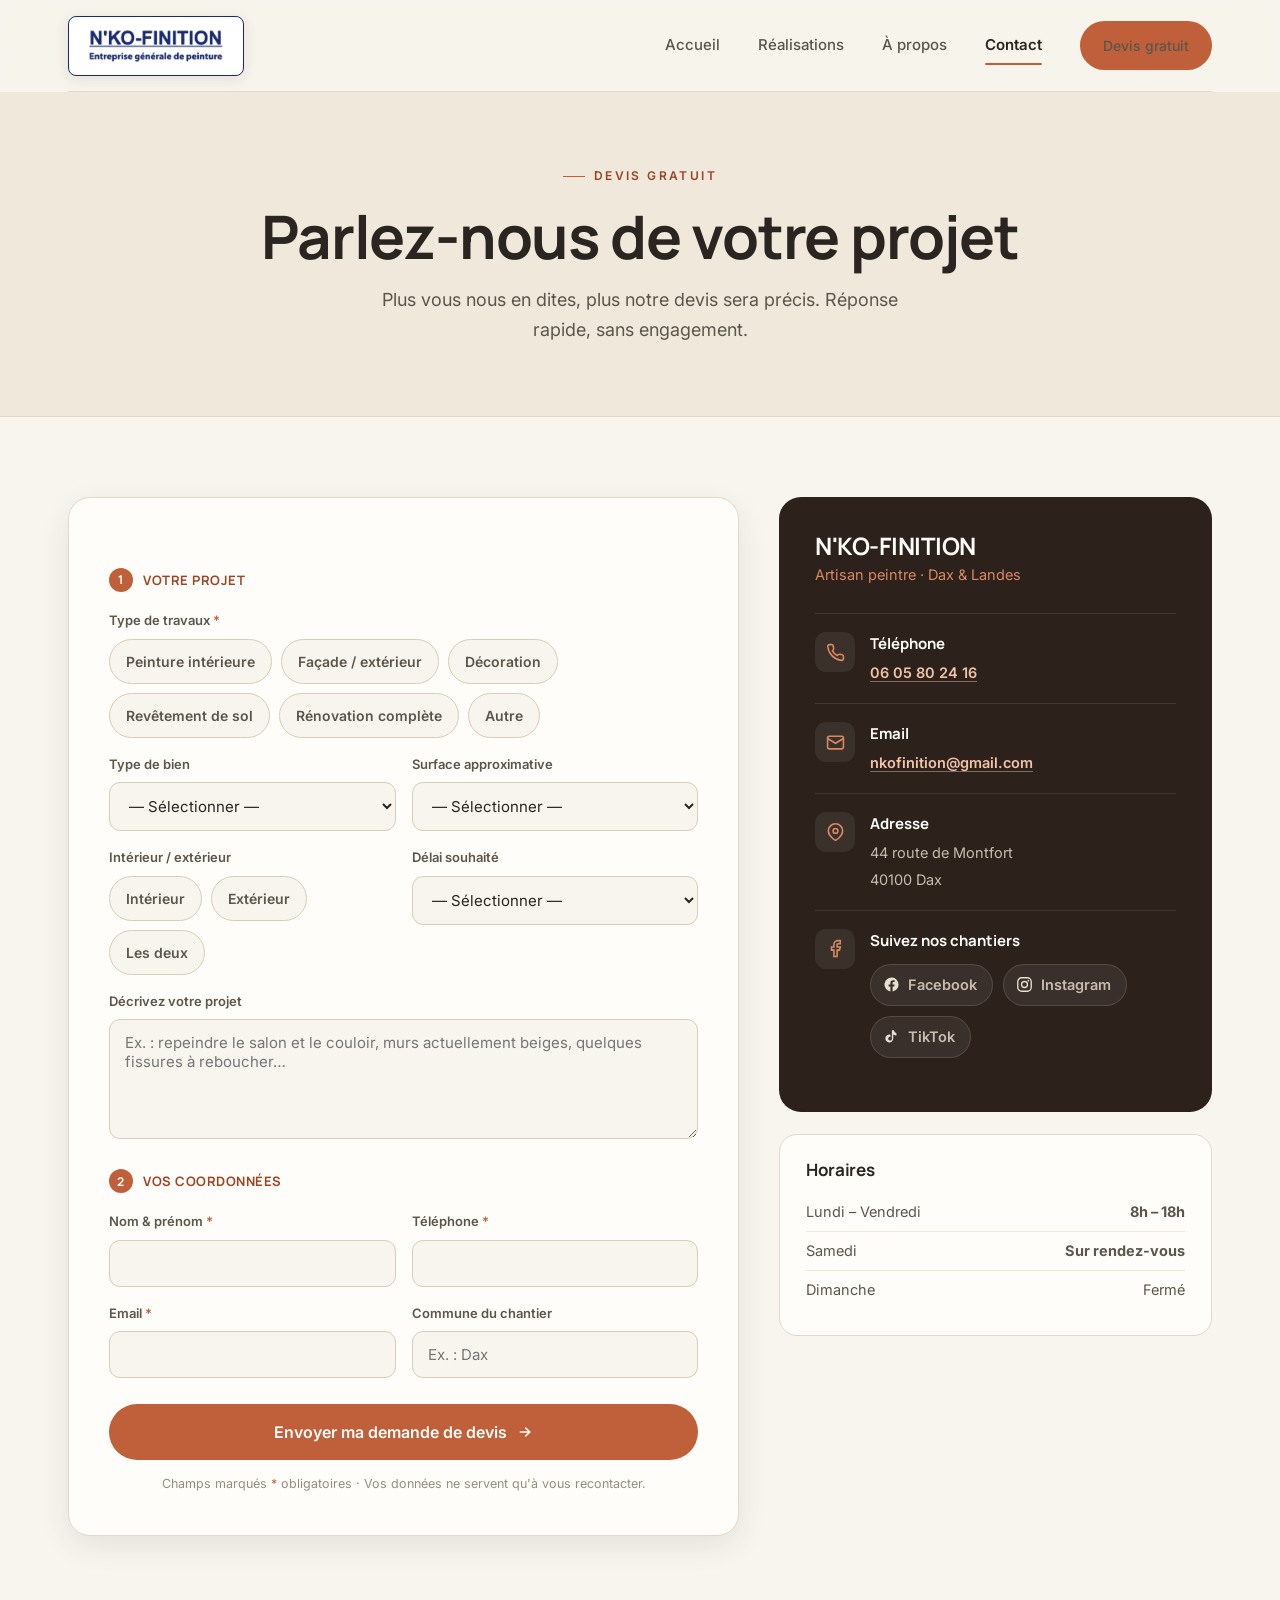
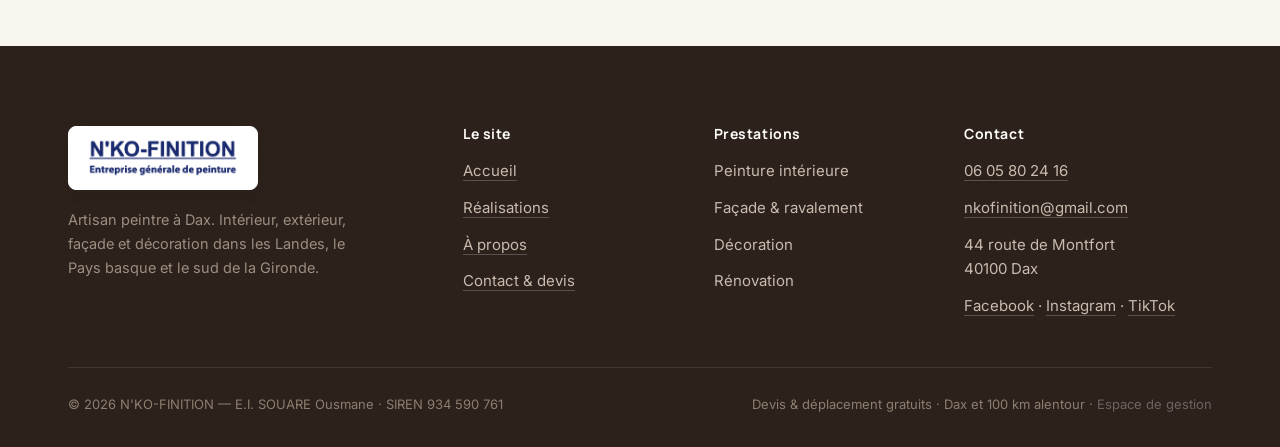
<file: contact.html>
<!DOCTYPE html>
<html lang="fr">
<head>
<meta charset="UTF-8">
<meta name="viewport" content="width=device-width, initial-scale=1.0">
<title>Devis gratuit & contact — N'KO-FINITION, peintre à Dax</title>
<meta name="description" content="Demandez votre devis de peinture gratuit à Dax. N'KO-FINITION vous répond rapidement pour vos travaux intérieurs, façade et décoration.">
<link rel="canonical" href="https://nko-finition.pages.dev/contact.html">
<link rel="icon" href="data:image/svg+xml,%3Csvg xmlns=%27http://www.w3.org/2000/svg%27 viewBox=%270 0 100 100%27%3E%3Crect width=%27100%27 height=%27100%27 rx=%2724%27 fill=%27%23c0603a%27/%3E%3Cpath d=%27M32 72V28h10l16 26V28h10v44H58L42 46v26z%27 fill=%27%23fffdf9%27/%3E%3C/svg%3E">
<meta property="og:type" content="website">
<meta property="og:site_name" content="N'KO-FINITION">
<meta property="og:locale" content="fr_FR">
<meta property="og:title" content="Devis gratuit — N'KO-FINITION, peintre à Dax">
<meta property="og:description" content="Demandez votre devis de peinture gratuit à Dax. N'KO-FINITION vous répond rapidement pour vos travaux intérieurs, façade et décoration.">
<meta property="og:url" content="https://nko-finition.pages.dev/contact.html">
<meta property="og:image" content="https://nko-finition.pages.dev/photos/og-cover.jpg">
<meta property="og:image:width" content="1200">
<meta property="og:image:height" content="630">
<meta name="twitter:card" content="summary_large_image">
<meta name="theme-color" content="#c0603a">
<link rel="preconnect" href="https://fonts.googleapis.com">
<link rel="preconnect" href="https://fonts.gstatic.com" crossorigin>
<link href="https://fonts.googleapis.com/css2?family=Manrope:wght@500;600;700;800&family=Inter:wght@400;500;600&display=swap" rel="stylesheet">
<link rel="stylesheet" href="style.css">
<style>
  .subhero{background:var(--sand);padding:158px 0 72px;text-align:center;border-bottom:1px solid var(--line)}
  .subhero h1{font-size:clamp(38px,5vw,60px);margin:18px 0 16px}
  .subhero p{font-size:18px;color:var(--ink-soft);max-width:540px;margin:0 auto}
  .contact-sec{background:var(--cloud);padding:80px 0 110px}
  .contact-grid{display:grid;grid-template-columns:1.55fr 1fr;gap:40px;align-items:start}
  .form-card{background:var(--white);border:1px solid var(--line);border-radius:22px;padding:40px;box-shadow:var(--sh-s)}
  .fstep{display:flex;align-items:center;gap:10px;font-family:var(--disp);font-size:13px;font-weight:700;letter-spacing:.04em;text-transform:uppercase;color:var(--clay-d);margin:30px 0 18px}
  .fstep:first-child{margin-top:0}
  .fstep .b{width:24px;height:24px;border-radius:50%;background:var(--clay);color:var(--white);display:flex;align-items:center;justify-content:center;font-size:12px}
  .frow{display:grid;grid-template-columns:1fr 1fr;gap:16px;margin-bottom:16px}
  .fld{display:flex;flex-direction:column;gap:7px}
  .fld.full{grid-column:1/-1}
  .fld label{font-size:13px;font-weight:600;color:var(--ink-soft)}
  .fld label .r{color:var(--clay)}
  .fld input,.fld select,.fld textarea{font-family:var(--corps);font-size:15px;color:var(--ink);background:var(--cloud);border:1.5px solid var(--line-2);border-radius:11px;padding:13px 15px;outline:none;transition:.2s;width:100%}
  .fld input:focus,.fld select:focus,.fld textarea:focus{border-color:var(--clay);background:var(--white);box-shadow:0 0 0 3px rgba(192,96,58,.13)}
  .fld textarea{resize:vertical;min-height:120px}
  .chips{display:flex;flex-wrap:wrap;gap:9px}
  .chip{cursor:pointer}
  .chip input{position:absolute;opacity:0;width:0;height:0}
  .chip span{display:inline-block;font-size:14px;padding:10px 16px;border-radius:999px;border:1.5px solid var(--line-2);background:var(--cloud);color:var(--ink-soft);transition:.18s}
  .chip input:checked+span{background:var(--clay);color:var(--white);border-color:var(--clay)}
  .chip:hover span{border-color:var(--clay)}
  .submit{width:100%;justify-content:center;margin-top:10px;font-size:16px;padding:17px}
  .fnote{font-size:12.5px;color:var(--ink-mut);text-align:center;margin-top:14px}
  .success{display:none;background:#eef3e6;border:1px solid var(--sage);border-radius:14px;padding:20px;text-align:center;color:var(--sage-d);font-weight:600;margin-bottom:22px}
  .success.on{display:block}
  .info-card{background:var(--brun);color:#e8e0d3;border-radius:22px;padding:36px}
  .info-card h3{color:var(--white);font-size:24px;margin-bottom:4px}
  .info-card .sub{color:var(--clay-l);font-size:14.5px;margin-bottom:26px}
  .info-item{display:flex;gap:15px;align-items:flex-start;padding:18px 0;border-top:1px solid rgba(255,255,255,.1)}
  .info-item .ic{width:40px;height:40px;border-radius:11px;background:rgba(255,255,255,.07);display:flex;align-items:center;justify-content:center;color:var(--clay-l);flex:none}
  .info-item .ic svg{width:19px;height:19px}
  .info-item b{display:block;font-family:var(--disp);font-size:15px;color:var(--white);margin-bottom:2px}
  .info-item a,.info-item span{color:#c7bcae;font-size:14.5px}
  .info-item a:hover{color:var(--white)}
  .hours{background:var(--white);border:1px solid var(--line);border-radius:18px;padding:26px;margin-top:22px}
  .hours h4{font-size:17px;margin-bottom:14px}
  .hours .h{display:flex;justify-content:space-between;font-size:14.5px;padding:7px 0;color:var(--ink-soft);border-bottom:1px solid var(--sand)}
  .hours .h:last-child{border:0}
  @media (max-width:920px){.contact-grid{grid-template-columns:1fr}.frow{grid-template-columns:1fr}}
  .contact-grid>*{min-width:0}
  .form-card,.info-card,.hours{max-width:100%}
  @media (max-width:560px){
    .contact-sec{padding:52px 0 72px}
    .form-card{padding:24px 18px;border-radius:16px}
    .info-card{padding:24px 18px;border-radius:16px}
    .hours{padding:20px 18px}
    .chip span{font-size:13.5px;padding:9px 13px}
    .chips{gap:7px}
    .fld input,.fld select,.fld textarea{font-size:16px}
  }

  .info-item a{color:#f0c4a8;font-weight:600;text-decoration:none;border-bottom:1px solid rgba(240,196,168,.45);transition:.2s}
  .info-item a:hover{color:#fff;border-bottom-color:#fff}
  .footer li a{border-bottom:1px solid rgba(255,255,255,.22);transition:.2s}
  .footer li a:hover{border-bottom-color:#fff}

  .socials{display:flex;gap:10px;margin-top:10px;flex-wrap:wrap}
  .socials a{display:inline-flex;align-items:center;gap:8px;background:rgba(255,255,255,.07);
    border:1px solid rgba(255,255,255,.13);border-radius:999px;padding:8px 15px 8px 12px;
    color:#e8e0d3!important;font-size:13.5px;font-weight:600;border-bottom-width:1px!important;transition:.22s}
  .socials a svg{width:17px;height:17px;flex:none}
  .socials a:hover{background:var(--clay);border-color:var(--clay);color:#fff!important;transform:translateY(-2px)}

  @media(max-width:560px){
    .chips{display:grid;grid-template-columns:1fr 1fr;gap:8px}
    .chip span{display:block;width:100%;text-align:center;font-size:13px;padding:11px 6px;line-height:1.25}
  }
</style>
</head>
<body>
<nav class="nav scrolled" id="nav">
  <div class="wrap"><div class="nav-inner">
    <a href="index.html" class="logo" aria-label="N'KO-FINITION, accueil"><span class="plaque"><img src="photos/logo-nkofinition.png" alt="N'KO-FINITION"></span></a>
    <div class="nav-links" id="navLinks">
      <a href="index.html">Accueil</a><a href="realisations.html">Réalisations</a><a href="a-propos.html">À propos</a><a href="contact.html" class="active">Contact</a>
      <a href="contact.html" class="btn btn-primary">Devis gratuit</a>
    </div>
    <button class="burger" id="burger" aria-label="Menu"><span></span><span></span><span></span></button>
  </div></div>
</nav>
<header class="subhero">
  <div class="wrap">
    <span class="eyebrow">Devis gratuit</span>
    <h1>Parlez-nous de votre projet</h1>
    <p>Plus vous nous en dites, plus notre devis sera précis. Réponse rapide, sans engagement.</p>
  </div>
</header>
<section class="contact-sec">
  <div class="wrap"><div class="contact-grid">
    <div class="form-card">
      <div class="success" id="success">✓ Merci ! Votre demande a bien été envoyée. Nous vous recontactons très vite.</div>
      <form id="devisForm" action="https://formspree.io/f/xjgnqyyz" method="POST">

        <input type="text" name="_gotcha" tabindex="-1" autocomplete="off" style="position:absolute;left:-9999px;opacity:0;height:0;width:0" aria-hidden="true">
        <div class="fstep"><span class="b">1</span> Votre projet</div>
        <div class="fld full" style="margin-bottom:16px">
          <label>Type de travaux <span class="r">*</span></label>
          <div class="chips">
            <label class="chip"><input type="checkbox" name="travaux" value="Peinture intérieure"><span>Peinture intérieure</span></label>
            <label class="chip"><input type="checkbox" name="travaux" value="Façade / extérieur"><span>Façade / extérieur</span></label>
            <label class="chip"><input type="checkbox" name="travaux" value="Décoration"><span>Décoration</span></label>
            <label class="chip"><input type="checkbox" name="travaux" value="Revêtement de sol"><span>Revêtement de sol</span></label>
            <label class="chip"><input type="checkbox" name="travaux" value="Rénovation complète"><span>Rénovation complète</span></label>
            <label class="chip"><input type="checkbox" name="travaux" value="Autre"><span>Autre</span></label>
          </div>
        </div>
        <div class="frow">
          <div class="fld"><label>Type de bien</label><select name="type_de_bien"><option value="">— Sélectionner —</option><option>Maison</option><option>Appartement</option><option>Local professionnel</option><option>Autre</option></select></div>
          <div class="fld"><label>Surface approximative</label><select name="surface"><option value="">— Sélectionner —</option><option>Moins de 20 m²</option><option>20 à 50 m²</option><option>50 à 100 m²</option><option>Plus de 100 m²</option><option>Je ne sais pas</option></select></div>
        </div>
        <div class="frow">
          <div class="fld"><label>Intérieur / extérieur</label><div class="chips"><label class="chip"><input type="radio" name="emplacement" value="Intérieur"><span>Intérieur</span></label><label class="chip"><input type="radio" name="emplacement" value="Extérieur"><span>Extérieur</span></label><label class="chip"><input type="radio" name="emplacement" value="Les deux"><span>Les deux</span></label></div></div>
          <div class="fld"><label>Délai souhaité</label><select name="delai"><option value="">— Sélectionner —</option><option>Dès que possible</option><option>Dans le mois</option><option>Dans les 3 mois</option><option>À planifier</option></select></div>
        </div>
        <div class="fld full"><label>Décrivez votre projet</label><textarea name="description" placeholder="Ex. : repeindre le salon et le couloir, murs actuellement beiges, quelques fissures à reboucher…"></textarea></div>
        <div class="fstep"><span class="b">2</span> Vos coordonnées</div>
        <div class="frow">
          <div class="fld"><label>Nom & prénom <span class="r">*</span></label><input type="text" name="nom" required></div>
          <div class="fld"><label>Téléphone <span class="r">*</span></label><input type="tel" name="telephone" required></div>
        </div>
        <div class="frow">
          <div class="fld"><label>Email <span class="r">*</span></label><input type="email" name="email" required></div>
          <div class="fld"><label>Commune du chantier</label><input type="text" name="commune" placeholder="Ex. : Dax"></div>
        </div>
        <button type="submit" class="btn btn-primary submit">Envoyer ma demande de devis <svg viewBox="0 0 24 24" fill="none" stroke="currentColor" stroke-width="2.4" stroke-linecap="round"><path d="M5 12h14M13 6l6 6-6 6"/></svg></button>
        <p class="fnote">Champs marqués <span style="color:var(--clay)">*</span> obligatoires · Vos données ne servent qu'à vous recontacter.</p>
      </form>
    </div>
    <div>
      <div class="info-card">
        <h3>N'KO-FINITION</h3>
        <p class="sub">Artisan peintre · Dax & Landes</p>
        <div class="info-item"><div class="ic"><svg viewBox="0 0 24 24" fill="none" stroke="currentColor" stroke-width="2"><path d="M22 16.9v3a2 2 0 01-2.2 2 19.8 19.8 0 01-8.6-3 19.5 19.5 0 01-6-6 19.8 19.8 0 01-3-8.6A2 2 0 014.1 2h3a2 2 0 012 1.7c.1.9.3 1.8.6 2.6a2 2 0 01-.5 2.1L8.1 9.9a16 16 0 006 6l1.5-1.1a2 2 0 012.1-.5c.8.3 1.7.5 2.6.6a2 2 0 011.7 2z"/></svg></div><div><b>Téléphone</b><a href="tel:+33605802416">06 05 80 24 16</a></div></div>
        <div class="info-item"><div class="ic"><svg viewBox="0 0 24 24" fill="none" stroke="currentColor" stroke-width="2"><rect x="2" y="4" width="20" height="16" rx="2"/><path d="M22 7l-10 6L2 7"/></svg></div><div><b>Email</b><a href="mailto:nkofinition@gmail.com">nkofinition@gmail.com</a></div></div>
        <div class="info-item"><div class="ic"><svg viewBox="0 0 24 24" fill="none" stroke="currentColor" stroke-width="2"><path d="M21 10c0 7-9 12-9 12s-9-5-9-12a9 9 0 0118 0z"/><circle cx="12" cy="10" r="3"/></svg></div><div><b>Adresse</b><span>44 route de Montfort<br>40100 Dax</span></div></div>
        <div class="info-item"><div class="ic"><svg viewBox="0 0 24 24" fill="none" stroke="currentColor" stroke-width="2"><path d="M18 2h-3a5 5 0 00-5 5v3H7v4h3v8h4v-8h3l1-4h-4V7a1 1 0 011-1h3z"/></svg></div><div><b>Suivez nos chantiers</b><div class="socials"><a href="https://www.facebook.com/61561914755370/" target="_blank" rel="noopener" aria-label="Facebook"><svg viewBox="0 0 24 24" fill="currentColor"><path d="M22 12a10 10 0 10-11.6 9.9v-7H7.9V12h2.5V9.8c0-2.5 1.5-3.9 3.8-3.9 1.1 0 2.2.2 2.2.2v2.5h-1.3c-1.2 0-1.6.8-1.6 1.6V12h2.8l-.4 2.9h-2.3v7A10 10 0 0022 12z"/></svg><span>Facebook</span></a><a href="https://www.instagram.com/nkofinition/" target="_blank" rel="noopener" aria-label="Instagram"><svg viewBox="0 0 24 24" fill="none" stroke="currentColor" stroke-width="1.9"><rect x="2.5" y="2.5" width="19" height="19" rx="5.5"/><circle cx="12" cy="12" r="4.2"/><circle cx="17.4" cy="6.6" r="1.2" fill="currentColor" stroke="none"/></svg><span>Instagram</span></a><a href="https://www.tiktok.com/@nko.finition" target="_blank" rel="noopener" aria-label="TikTok"><svg viewBox="0 0 24 24" fill="currentColor"><path d="M16.6 5.8a4.9 4.9 0 01-1.1-2.8h-3v12.1a2.6 2.6 0 11-1.9-2.5V9.5a5.6 5.6 0 103.9 5.4V9.2a7.9 7.9 0 004.5 1.4V7.5a4.8 4.8 0 01-2.4-1.7z"/></svg><span>TikTok</span></a></div></div></div>
      </div>
      <div class="hours">
        <h4>Horaires</h4>
        <div class="h"><span>Lundi – Vendredi</span><b>8h – 18h</b></div>
        <div class="h"><span>Samedi</span><b>Sur rendez-vous</b></div>
        <div class="h"><span>Dimanche</span><span>Fermé</span></div>
      </div>
    </div>
  </div></div>
</section>
<footer class="footer">
  <div class="wrap">
    <div class="footer-top">
      <div><a href="index.html" class="logo" aria-label="N'KO-FINITION, accueil"><span class="plaque"><img src="photos/logo-nkofinition.png" alt="N'KO-FINITION"></span></a><p class="brandline">Artisan peintre à Dax. Intérieur, extérieur, façade et décoration dans les Landes, le Pays basque et le sud de la Gironde.</p></div>
      <div><h4>Le site</h4><ul><li><a href="index.html">Accueil</a></li><li><a href="realisations.html">Réalisations</a></li><li><a href="a-propos.html">À propos</a></li><li><a href="contact.html">Contact & devis</a></li></ul></div>
      <div><h4>Prestations</h4><ul><li>Peinture intérieure</li><li>Façade & ravalement</li><li>Décoration</li><li>Rénovation</li></ul></div>
      <div><h4>Contact</h4><ul><li><a href="tel:+33605802416">06 05 80 24 16</a></li><li><a href="mailto:nkofinition@gmail.com">nkofinition@gmail.com</a></li><li>44 route de Montfort<br>40100 Dax</li><li><a href="https://www.facebook.com/61561914755370/" target="_blank" rel="noopener">Facebook</a> · <a href="https://www.instagram.com/nkofinition/" target="_blank" rel="noopener">Instagram</a> · <a href="https://www.tiktok.com/@nko.finition" target="_blank" rel="noopener">TikTok</a></li></ul></div>
    </div>
    <div class="foot-bottom"><span>© 2026 N'KO-FINITION — E.I. SOUARE Ousmane · SIREN 934 590 761</span><span>Devis &amp; déplacement gratuits · Dax et 100 km alentour · <a href="/admin/" rel="nofollow noindex" class="gestion">Espace de gestion</a></span></div>
  </div>
</footer>
<script>
  const burger=document.getElementById('burger'),navLinks=document.getElementById('navLinks');
  const veil=document.createElement('div'); veil.className='nav-veil'; document.body.appendChild(veil);
  const setMenu=o=>{
    navLinks.classList.toggle('open',o);
    burger.classList.toggle('open',o);
    veil.classList.toggle('on',o);
    burger.setAttribute('aria-expanded',o?'true':'false');
    document.body.style.overflow=o?'hidden':'';
  };
  burger.setAttribute('aria-expanded','false');
  burger.addEventListener('click',()=>setMenu(!navLinks.classList.contains('open')));
  veil.addEventListener('click',()=>setMenu(false));
  document.addEventListener('keydown',e=>{if(e.key==='Escape')setMenu(false)});
  navLinks.querySelectorAll('a').forEach(a=>a.addEventListener('click',()=>setMenu(false)));
  const form=document.getElementById('devisForm');

  // construit une fiche lisible en français, envoyée dans un seul champ
  function ficheDevis(fd){
    const g = k => (fd.getAll(k).filter(Boolean).join(', ') || '');
    const L = [];
    const bloc = (titre, lignes) => {
      const utiles = lignes.filter(l => l[1]);
      if(!utiles.length) return;
      L.push(titre);
      utiles.forEach(([lab,val]) => L.push('  ' + lab + ' : ' + val));
      L.push('');
    };
    const d = new Date();
    const p2 = n => String(n).padStart(2,'0');

    L.push('DEMANDE DE DEVIS');
    L.push('Reçue le ' + p2(d.getDate()) + '/' + p2(d.getMonth()+1) + '/' + d.getFullYear()
           + ' à ' + p2(d.getHours()) + 'h' + p2(d.getMinutes()));
    L.push('------------------------------------');
    L.push('');

    bloc('LE CLIENT', [
      ['Nom', g('nom')],
      ['Téléphone', g('telephone')],
      ['Email', g('email')],
      ['Commune du chantier', g('commune')],
    ]);
    bloc('LE CHANTIER', [
      ['Type de travaux', g('travaux')],
      ['Intérieur / extérieur', g('emplacement')],
      ['Type de bien', g('type_de_bien')],
      ['Surface', g('surface')],
      ['Délai souhaité', g('delai')],
    ]);
    if(g('description')){
      L.push('SON MESSAGE');
      g('description').split('\n').forEach(l => L.push('  ' + l));
      L.push('');
    }
    L.push('------------------------------------');
    L.push('Envoyé depuis le site N\'KO-FINITION');
    return L.join('\n');
  }

  form.addEventListener('submit',async e=>{
    e.preventDefault();
    const fd = new FormData(form);
    const nom = fd.get('nom') || 'Un client';
    const com = fd.get('commune');

    // on n'envoie que l'essentiel : une fiche formatée + les champs utiles
    const envoi = new FormData();
    envoi.append('_subject', 'Nouvelle demande de devis — ' + nom + (com ? ' (' + com + ')' : ''));
    envoi.append('_gotcha', fd.get('_gotcha') || '');
    envoi.append('Demande', ficheDevis(fd));
    envoi.append('email', fd.get('email') || '');

    try{const r=await fetch(form.action,{method:'POST',body:envoi,headers:{'Accept':'application/json'}});
      if(r.ok){document.getElementById('success').classList.add('on');form.reset();window.scrollTo({top:0,behavior:'smooth'});}
      else alert("Une erreur est survenue. Écrivez-nous directement à nkofinition@gmail.com.");
    }catch{alert("Une erreur est survenue. Vérifiez votre connexion.");}
  });
</script>
</body>
</html>
</file>
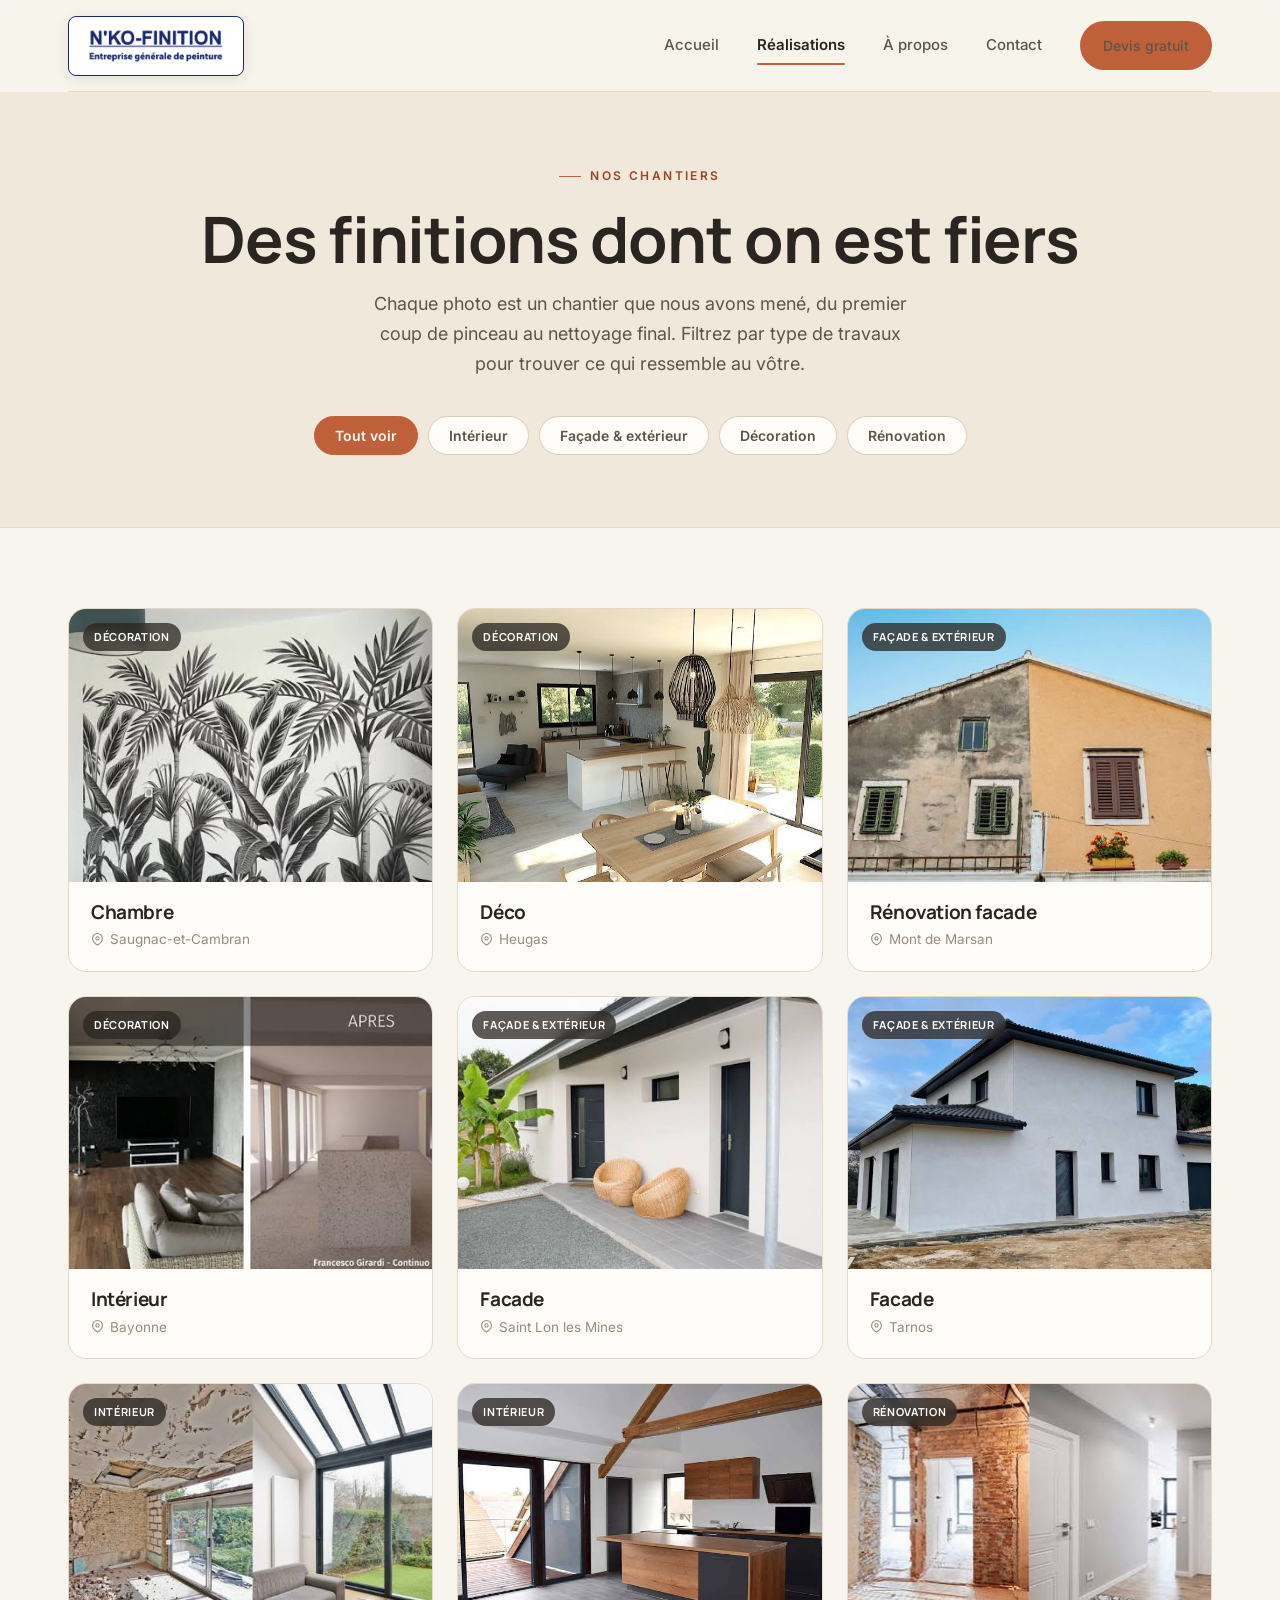
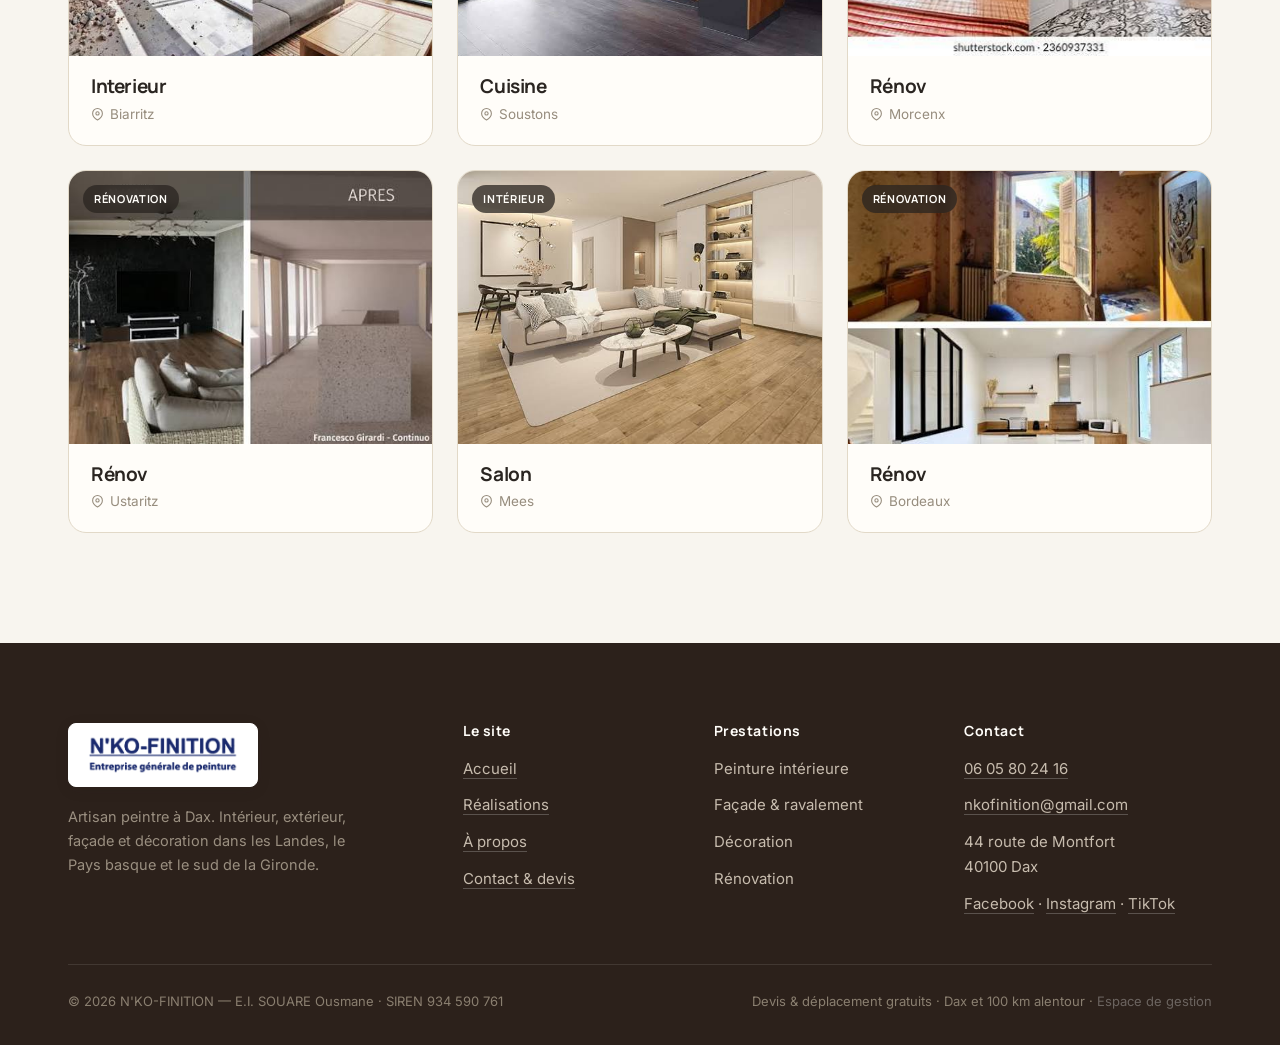
<file: realisations.html>
<!DOCTYPE html>
<html lang="fr">
<head>
<meta charset="UTF-8">
<meta name="viewport" content="width=device-width, initial-scale=1.0">
<title>Réalisations — N'KO-FINITION, peintre à Dax</title>
<meta name="description" content="Chantiers de peinture intérieure, façade, décoration et rénovation réalisés par N'KO-FINITION à Dax et dans les Landes.">
<link rel="canonical" href="https://nko-finition.pages.dev/realisations.html">
<link rel="icon" href="data:image/svg+xml,%3Csvg xmlns=%27http://www.w3.org/2000/svg%27 viewBox=%270 0 100 100%27%3E%3Crect width=%27100%27 height=%27100%27 rx=%2724%27 fill=%27%23c0603a%27/%3E%3Cpath d=%27M32 72V28h10l16 26V28h10v44H58L42 46v26z%27 fill=%27%23fffdf9%27/%3E%3C/svg%3E">
<meta property="og:type" content="website">
<meta property="og:site_name" content="N'KO-FINITION">
<meta property="og:locale" content="fr_FR">
<meta property="og:title" content="Réalisations — N'KO-FINITION, peintre à Dax">
<meta property="og:description" content="Chantiers de peinture intérieure, façade, décoration et rénovation réalisés par N'KO-FINITION à Dax et dans les Landes.">
<meta property="og:url" content="https://nko-finition.pages.dev/realisations.html">
<meta property="og:image" content="https://nko-finition.pages.dev/photos/og-cover.jpg">
<meta property="og:image:width" content="1200">
<meta property="og:image:height" content="630">
<meta name="twitter:card" content="summary_large_image">
<meta name="theme-color" content="#c0603a">
<link rel="preconnect" href="https://fonts.googleapis.com">
<link rel="preconnect" href="https://fonts.gstatic.com" crossorigin>
<link href="https://fonts.googleapis.com/css2?family=Manrope:wght@500;600;700;800&family=Inter:wght@400;500;600&display=swap" rel="stylesheet">
<link rel="stylesheet" href="style.css">
<style>
  .subhero{background:var(--sand);padding:158px 0 72px;text-align:center;border-bottom:1px solid var(--line)}
  .subhero h1{font-size:clamp(40px,5.5vw,64px);margin:18px 0 16px}
  .subhero p{font-size:18px;color:var(--ink-soft);max-width:560px;margin:0 auto}
  .filters{display:flex;gap:10px;justify-content:center;flex-wrap:wrap;margin-top:38px}
  .filt{font-family:var(--corps);font-size:14px;font-weight:600;padding:10px 20px;border-radius:999px;border:1.5px solid var(--line-2);background:var(--white);color:var(--ink-soft);cursor:pointer;transition:.2s}
  .filt:hover{border-color:var(--clay);color:var(--ink)}
  .filt.on{background:var(--clay);color:var(--white);border-color:var(--clay)}
  .gal-sec{background:var(--cloud);padding:80px 0 110px}
  .gal{display:grid;grid-template-columns:repeat(3,1fr);gap:24px}
  .work{border-radius:var(--r);overflow:hidden;background:var(--white);border:1px solid var(--line);cursor:pointer;transition:.3s var(--ease)}
  .work:hover{transform:translateY(-6px);box-shadow:var(--sh)}
  .work .img{aspect-ratio:4/3;overflow:hidden;position:relative}
  .work .img .ph{width:100%;height:100%;border:0;border-radius:0}
  .work .badge{position:absolute;top:14px;left:14px;font-family:var(--disp);font-size:11px;font-weight:700;letter-spacing:.06em;text-transform:uppercase;background:rgba(42,37,33,.75);color:var(--white);padding:5px 11px;border-radius:999px;backdrop-filter:blur(4px);z-index:2}
  .work .cap{padding:20px 22px}
  .work .cap h3{font-size:19px;margin-bottom:6px}
  .work .cap p{font-size:13.5px;color:var(--ink-mut);display:flex;align-items:center;gap:6px}
  .note{background:var(--sand);border:1px solid var(--line-2);color:var(--ink-soft);border-radius:var(--r);padding:26px 30px;margin-top:48px;display:flex;gap:16px;align-items:flex-start;font-size:14.5px;line-height:1.6}
  .note svg{width:22px;height:22px;color:var(--clay);flex:none;margin-top:2px}
  .note b{color:var(--ink)}
  @media (max-width:920px){.gal{grid-template-columns:1fr 1fr}}
  @media (max-width:560px){.gal{grid-template-columns:1fr}}

  .info-item a{color:#f0c4a8;font-weight:600;text-decoration:none;border-bottom:1px solid rgba(240,196,168,.45);transition:.2s}
  .info-item a:hover{color:#fff;border-bottom-color:#fff}
  .footer li a{border-bottom:1px solid rgba(255,255,255,.22);transition:.2s}
  .footer li a:hover{border-bottom-color:#fff}


  .vide{grid-column:1/-1;text-align:center;padding:70px 26px 78px;background:var(--white);
    border:1px solid var(--line);border-radius:var(--r);box-shadow:var(--sh-s)}
  .vide .ic{width:64px;height:64px;border-radius:18px;background:rgba(192,96,58,.10);color:var(--clay);
    display:flex;align-items:center;justify-content:center;margin:0 auto 22px}
  .vide .ic svg{width:30px;height:30px}
  .vide h3{font-size:24px;margin-bottom:12px}
  .vide p{font-size:15.5px;color:var(--ink-soft);max-width:480px;margin:0 auto 26px;line-height:1.65}

  @media(max-width:760px){
    .filters{display:grid;grid-template-columns:1fr 1fr;gap:8px;margin-top:28px}
    .filt{min-height:46px;padding:12px 8px;font-size:13.5px;width:100%;line-height:1.2}
    .filt:first-child{grid-column:1/-1}
  }
</style>
</head>
<body>
<nav class="nav scrolled" id="nav">
  <div class="wrap"><div class="nav-inner">
    <a href="index.html" class="logo" aria-label="N'KO-FINITION, accueil"><span class="plaque"><img src="photos/logo-nkofinition.png" alt="N'KO-FINITION"></span></a>
    <div class="nav-links" id="navLinks">
      <a href="index.html">Accueil</a><a href="realisations.html" class="active">Réalisations</a><a href="a-propos.html">À propos</a><a href="contact.html">Contact</a>
      <a href="contact.html" class="btn btn-primary">Devis gratuit</a>
    </div>
    <button class="burger" id="burger" aria-label="Menu"><span></span><span></span><span></span></button>
  </div></div>
</nav>
<header class="subhero">
  <div class="wrap">
    <span class="eyebrow">Nos chantiers</span>
    <h1>Des finitions dont on est fiers</h1>
    <p>Chaque photo est un chantier que nous avons mené, du premier coup de pinceau au nettoyage final. Filtrez par type de travaux pour trouver ce qui ressemble au vôtre.</p>
    <div class="filters" id="filters">
      <button class="filt on" data-f="all">Tout voir</button><button class="filt" data-f="int">Intérieur</button><button class="filt" data-f="ext">Façade & extérieur</button><button class="filt" data-f="deco">Décoration</button><button class="filt" data-f="reno">Rénovation</button>
    </div>
  </div>
</header>
<section class="gal-sec">
  <div class="wrap">
    <div class="gal" id="gal"></div>
    
  </div>
</section>



<footer class="footer">
  <div class="wrap">
    <div class="footer-top">
      <div><a href="index.html" class="logo" aria-label="N'KO-FINITION, accueil"><span class="plaque"><img src="photos/logo-nkofinition.png" alt="N'KO-FINITION"></span></a><p class="brandline">Artisan peintre à Dax. Intérieur, extérieur, façade et décoration dans les Landes, le Pays basque et le sud de la Gironde.</p></div>
      <div><h4>Le site</h4><ul><li><a href="index.html">Accueil</a></li><li><a href="realisations.html">Réalisations</a></li><li><a href="a-propos.html">À propos</a></li><li><a href="contact.html">Contact & devis</a></li></ul></div>
      <div><h4>Prestations</h4><ul><li>Peinture intérieure</li><li>Façade & ravalement</li><li>Décoration</li><li>Rénovation</li></ul></div>
      <div><h4>Contact</h4><ul><li><a href="tel:+33605802416">06 05 80 24 16</a></li><li><a href="mailto:nkofinition@gmail.com">nkofinition@gmail.com</a></li><li>44 route de Montfort<br>40100 Dax</li><li><a href="https://www.facebook.com/61561914755370/" target="_blank" rel="noopener">Facebook</a> · <a href="https://www.instagram.com/nkofinition/" target="_blank" rel="noopener">Instagram</a> · <a href="https://www.tiktok.com/@nko.finition" target="_blank" rel="noopener">TikTok</a></li></ul></div>
    </div>
    <div class="foot-bottom"><span>© 2026 N'KO-FINITION — E.I. SOUARE Ousmane · SIREN 934 590 761</span><span>Devis &amp; déplacement gratuits · Dax et 100 km alentour · <a href="/admin/" rel="nofollow noindex" class="gestion">Espace de gestion</a></span></div>
  </div>
</footer>
<script>
  const burger=document.getElementById('burger'),navLinks=document.getElementById('navLinks');
  const veil=document.createElement('div'); veil.className='nav-veil'; document.body.appendChild(veil);
  const setMenu=o=>{
    navLinks.classList.toggle('open',o);
    burger.classList.toggle('open',o);
    veil.classList.toggle('on',o);
    burger.setAttribute('aria-expanded',o?'true':'false');
    document.body.style.overflow=o?'hidden':'';
  };
  burger.setAttribute('aria-expanded','false');
  burger.addEventListener('click',()=>setMenu(!navLinks.classList.contains('open')));
  veil.addEventListener('click',()=>setMenu(false));
  document.addEventListener('keydown',e=>{if(e.key==='Escape')setMenu(false)});
  navLinks.querySelectorAll('a').forEach(a=>a.addEventListener('click',()=>setMenu(false)));
  const LABELS={int:'Intérieur',ext:'Façade & extérieur',deco:'Décoration',reno:'Rénovation'};
  const gal=document.getElementById('gal');
  let works=[];
  let filtre='all';

  const cadre=tag=>`<div class="ph"><svg viewBox="0 0 24 24" fill="none" stroke="currentColor" stroke-width="1.4"><rect x="3" y="3" width="18" height="18" rx="2"/><circle cx="8.5" cy="8.5" r="1.5"/><path d="M21 15l-5-5L5 21"/></svg><div class="t">Photo — ${tag}</div></div>`;
  const esc=s=>String(s||'').replace(/[&<>"]/g,c=>({'&':'&amp;','<':'&lt;','>':'&gt;','"':'&quot;'}[c]));

  const render=()=>{
    const list=works.filter(w=>filtre==='all'||w.categorie===filtre);
    if(!list.length){
      const tout = filtre==='all';
      gal.innerHTML='<div class="vide">'
        +'<div class="ic"><svg viewBox="0 0 24 24" fill="none" stroke="currentColor" stroke-width="1.5" stroke-linecap="round" stroke-linejoin="round"><path d="M12 19l7-7 3 3-7 7-3-3z"/><path d="M18 13l-1.5-7.5L2 2l3.5 14.5L13 18l5-5z"/><path d="M2 2l7.586 7.586"/><circle cx="11" cy="11" r="2"/></svg></div>'
        +'<h3>'+(tout?'Les premières photos arrivent':'Aucun chantier dans cette catégorie')+'</h3>'
        +'<p>'+(tout
          ?"Nos chantiers en cours seront publiés ici très prochainement. En attendant, parlez-nous du vôtre : nous nous déplaçons gratuitement pour l'évaluer."
          :'Choisissez « Tout voir » pour afficher l\'ensemble des réalisations.')+'</p>'
        +(tout?'<a href="contact.html" class="btn btn-primary">Demander un devis gratuit<svg viewBox="0 0 24 24" fill="none" stroke="currentColor" stroke-width="2.4" stroke-linecap="round"><path d="M5 12h14M13 6l6 6-6 6"/></svg></a>':'')
        +'</div>';
      return;
    }
    gal.innerHTML=list.map(w=>{
      const tag=LABELS[w.categorie]||'Chantier';
      const media=w.photo
        ? `<img src="${esc(w.photo)}" alt="${esc(w.titre)} — ${esc(w.commune)}" loading="lazy" style="width:100%;height:100%;object-fit:cover">`
        : cadre(tag);
      return `<div class="work"><div class="img"><span class="badge">${esc(tag)}</span>${media}</div>
      <div class="cap"><h3>${esc(w.titre)}</h3><p><svg width="13" height="13" viewBox="0 0 24 24" fill="none" stroke="#978d7e" stroke-width="2"><path d="M21 10c0 7-9 12-9 12s-9-5-9-12a9 9 0 0118 0z"/><circle cx="12" cy="10" r="3"/></svg>${esc(w.commune)}</p></div></div>`;
    }).join('');
  };

  fetch('content/realisations.json',{cache:'no-store'})
    .then(r=>r.ok?r.json():{chantiers:[]})
    .then(d=>{works=Array.isArray(d.chantiers)?d.chantiers:[];render();})
    .catch(()=>{
      if(location.protocol==='file:'){
        gal.innerHTML='<div class="vide"><div class="ic"><svg viewBox="0 0 24 24" fill="none" stroke="currentColor" stroke-width="1.5"><circle cx="12" cy="12" r="10"/><path d="M12 16v-4M12 8h.01"/></svg></div><h3>Aperçu local limité</h3><p>Vous avez ouvert le fichier directement depuis votre ordinateur. Dans ce mode, le navigateur bloque la lecture des photos et des chantiers. Tout s\'affichera normalement une fois le site en ligne.</p></div>';
      } else { works=[]; render(); }
    });

  document.getElementById('filters').addEventListener('click',e=>{const b=e.target.closest('.filt');if(!b)return;document.querySelectorAll('.filt').forEach(x=>x.classList.toggle('on',x===b));filtre=b.dataset.f;render();});




  function alterneFonds(){
    // alterne les fonds clair / sable sur les sections réellement visibles,
    // pour qu'aucune ne se colle à une autre de même teinte
    var secs = Array.prototype.filter.call(
      document.querySelectorAll('section.bg-cloud, section.bg-sand'),
      function(s){ return s.offsetParent !== null || s.style.display !== 'none'; }
    );
    secs.forEach(function(s,i){
      s.classList.remove('bg-cloud','bg-sand');
      s.classList.add(i % 2 === 0 ? 'bg-cloud' : 'bg-sand');
    });
  }
  alterneFonds();
  document.addEventListener('baPret', alterneFonds);
</script>
</body>
</html>
</file>
<file: style.css>
/* =========================================================================
   N'KO-FINITION — Charte claire & chaude (refonte 2)
   Palette 2026 : blanc chaud (Cloud) + sable + terracotta + sauge
   Fonds clairs partout. Pied de page brun chaud pour ancrer.
   ========================================================================= */
:root{
  --cloud:#f8f5ef; --sand:#efe8db; --sand-2:#e8dece;
  --ink:#2a2521; --ink-soft:#5c554c; --ink-mut:#978d7e;
  --clay:#c0603a; --clay-d:#9c4526; --clay-l:#d98a63;
  --sage:#7e8c63; --sage-d:#5f6d49;
  --brun:#2c211b; --line:#e2d9c8; --line-2:#d8cdb8; --white:#fffdf9;
  --disp:'Manrope',system-ui,-apple-system,Segoe UI,sans-serif;
  --corps:'Inter',system-ui,-apple-system,Segoe UI,sans-serif;
  --sh:0 24px 60px rgba(44,33,27,.14); --sh-s:0 10px 30px rgba(44,33,27,.09);
  --r:18px; --r-s:12px; --ease:cubic-bezier(.22,.61,.36,1);
}
*{box-sizing:border-box;margin:0;padding:0}
html{scroll-behavior:smooth}
html{overflow-x:hidden}
body{font-family:var(--corps);color:var(--ink);background:var(--cloud);line-height:1.65;-webkit-font-smoothing:antialiased;overflow-x:hidden}
img{max-width:100%;display:block}
a{color:inherit;text-decoration:none}
h1,h2,h3,h4{font-family:var(--disp);font-weight:700;line-height:1.08;letter-spacing:-.02em;font-style:normal}
.wrap{max-width:1200px;margin:0 auto;padding:0 28px}
.eyebrow{font-family:var(--corps);font-size:12px;font-weight:600;letter-spacing:.2em;text-transform:uppercase;color:var(--clay-d);display:inline-flex;align-items:center;gap:9px}
.eyebrow::before{content:'';width:22px;height:1.5px;background:var(--clay)}
.eyebrow.on-brun{color:var(--clay-l)}.eyebrow.on-brun::before{background:var(--clay-l)}
.btn{display:inline-flex;align-items:center;gap:10px;font-family:var(--corps);font-weight:600;font-size:15px;padding:15px 28px;border-radius:999px;cursor:pointer;transition:.25s var(--ease);border:1.5px solid transparent;white-space:nowrap}
.btn svg{width:16px;height:16px;transition:transform .25s var(--ease)}
.btn:hover svg{transform:translateX(3px)}
.btn-primary{background:var(--clay);color:var(--white)}
.btn-primary:hover{background:var(--clay-d);transform:translateY(-2px);box-shadow:var(--sh-s)}
.btn-ink{background:var(--ink);color:var(--cloud)}
.btn-ink:hover{background:#3d372f;transform:translateY(-2px);box-shadow:var(--sh-s)}
.btn-ghost{background:transparent;color:var(--ink);border-color:var(--line-2)}
.btn-ghost:hover{background:var(--ink);color:var(--cloud);border-color:var(--ink)}
.btn-light{background:var(--white);color:var(--ink)}
.btn-light:hover{transform:translateY(-2px);box-shadow:var(--sh-s)}
.nav{position:fixed;top:0;left:0;right:0;z-index:100;transition:.3s var(--ease)}
.nav-inner{display:flex;align-items:center;justify-content:space-between;height:92px;border-bottom:1px solid transparent;transition:.3s var(--ease)}
.nav.scrolled{background:rgba(248,245,239,.9);backdrop-filter:blur(16px) saturate(1.3)}
.nav.scrolled .nav-inner{border-color:var(--line)}
.logo{display:inline-flex;align-items:center;text-decoration:none}
.logo .plaque{display:inline-flex;align-items:center;justify-content:center;background:#fff;
  border:1.5px solid #1a2a6e;border-radius:8px;padding:10px 18px;box-shadow:0 3px 14px rgba(44,33,27,.10);
  transition:.25s var(--ease)}
.logo:hover .plaque{transform:translateY(-1px);box-shadow:0 8px 22px rgba(44,33,27,.16)}
.logo img{height:38px;width:auto;display:block}
.nav-inner{height:92px}
.footer .logo .plaque{border-color:#fff}
.footer .logo img{height:42px}
@media(max-width:920px){.logo img{height:32px}.nav-inner{height:80px}}
@media(max-width:520px){.logo img{height:26px}.logo .plaque{padding:8px 13px}}
.nav-links{display:flex;align-items:center;gap:38px}
.nav-links a{font-size:15px;font-weight:500;color:var(--ink-soft);transition:.2s;position:relative}
.nav-links a:hover{color:var(--ink)}
.nav-links a.active{color:var(--ink);font-weight:600}
.nav-links a.active::after{content:'';position:absolute;left:0;right:0;bottom:-7px;height:2px;background:var(--clay);border-radius:2px}
.nav .btn{padding:12px 22px;font-size:14px}
.burger{display:none;flex-direction:column;align-items:center;justify-content:center;gap:5px;background:none;border:0;cursor:pointer;z-index:110;width:44px;height:44px;padding:0;-webkit-tap-highlight-color:transparent}
.burger span{width:26px;height:2px;background:var(--ink);border-radius:2px;transition:transform .28s var(--ease),opacity .18s}
.burger.open span:nth-child(1){transform:translateY(7px) rotate(45deg)}
.burger.open span:nth-child(2){opacity:0}
.burger.open span:nth-child(3){transform:translateY(-7px) rotate(-45deg)}
.nav-veil{position:fixed;inset:0;background:rgba(44,33,27,.42);opacity:0;pointer-events:none;transition:.28s;z-index:90}
.nav-veil.on{opacity:1;pointer-events:auto}
section{padding:100px 0}
.bg-cloud{background:var(--cloud)}
.bg-sand{background:var(--sand)}
.head{max-width:660px;margin-bottom:56px}
.head.center{margin-left:auto;margin-right:auto;text-align:center}
.head h2{font-size:clamp(32px,4.4vw,50px);margin:18px 0 18px}
.head p{font-size:18px;color:var(--ink-soft)}
.reveal{opacity:0;transform:translateY(26px);transition:.7s var(--ease)}
.reveal.in{opacity:1;transform:none}
.reveal.d1{transition-delay:.08s}.reveal.d2{transition-delay:.16s}.reveal.d3{transition-delay:.24s}.reveal.d4{transition-delay:.32s}
.paint-word{position:relative;display:inline-block;color:var(--clay);white-space:nowrap;z-index:1}
.paint-word .stroke{position:absolute;left:-6%;right:-6%;top:6%;bottom:0;z-index:-1;width:112%;height:100%}
.paint-word .stroke path{fill:none;stroke:var(--clay);stroke-width:38;stroke-linecap:round;opacity:.22;stroke-dasharray:680;stroke-dashoffset:680;animation:paintStroke 1.1s .55s var(--ease) forwards}
@keyframes paintStroke{to{stroke-dashoffset:0}}
.nuancier{display:flex;gap:10px;margin-top:34px}
.nuancier .sw{width:44px;height:58px;border-radius:7px 7px 9px 9px;box-shadow:var(--sh-s);position:relative;transform:translateY(14px) scale(.9);opacity:0;animation:swIn .5s var(--ease) forwards;cursor:pointer;transition:transform .3s var(--ease)}
.nuancier .sw::after{content:'';position:absolute;left:0;right:0;bottom:0;height:13px;background:rgba(0,0,0,.09);border-radius:0 0 9px 9px}
.nuancier .sw:hover{transform:translateY(-6px) scale(1.05)}
.nuancier .sw:nth-child(1){animation-delay:.7s}.nuancier .sw:nth-child(2){animation-delay:.8s}.nuancier .sw:nth-child(3){animation-delay:.9s}.nuancier .sw:nth-child(4){animation-delay:1s}.nuancier .sw:nth-child(5){animation-delay:1.1s}.nuancier .sw:nth-child(6){animation-delay:1.2s}
@keyframes swIn{to{transform:translateY(0) scale(1);opacity:1}}
.footer{background:var(--brun);color:#c7bcae;padding:80px 0 32px}
.footer a{color:#c7bcae;transition:.2s}.footer a:hover{color:var(--white)}
.footer-top{display:grid;grid-template-columns:1.7fr 1fr 1fr 1.2fr;gap:44px;padding-bottom:48px;border-bottom:1px solid rgba(255,255,255,.1)}
.footer .logo{color:var(--white);margin-bottom:18px}
.footer .logo .m{background:var(--clay)}
.footer .brandline{font-size:14.5px;color:#9a8f80;max-width:280px}
.footer h4{font-family:var(--disp);font-size:14px;letter-spacing:.04em;color:var(--white);margin-bottom:18px;font-weight:700}
.footer ul{list-style:none;display:flex;flex-direction:column;gap:12px;font-size:15px}
.footer .foot-bottom{display:flex;justify-content:space-between;align-items:center;padding-top:26px;font-size:13px;color:#8a7f70;flex-wrap:wrap;gap:10px}
.tofill{background:rgba(192,96,58,.16);color:var(--clay-l);border:1px dashed rgba(192,96,58,.5);border-radius:5px;padding:1px 7px;font-size:.86em;font-style:normal}
.ph{background:linear-gradient(135deg,var(--sand),var(--sand-2));border:1px solid var(--line-2);display:flex;flex-direction:column;align-items:center;justify-content:center;gap:11px;text-align:center;padding:28px;color:#a99f8d;position:relative;overflow:hidden}
.ph::after{content:'';position:absolute;inset:0;background:repeating-linear-gradient(135deg,transparent,transparent 22px,rgba(192,96,58,.05) 22px,rgba(192,96,58,.05) 24px)}
.ph svg{width:40px;height:40px;opacity:.45;position:relative}
.ph .t{font-size:13px;font-weight:600;color:#8f8574;position:relative}
.ph .d{font-size:11.5px;max-width:230px;line-height:1.5;position:relative}
@media (max-width:920px){
  .nav.scrolled{backdrop-filter:none;-webkit-backdrop-filter:none;background:rgba(248,245,239,.97)}
  .nav-links{position:fixed;inset:0 0 0 auto;width:min(84vw,330px);background:var(--white);flex-direction:column;align-items:flex-start;justify-content:flex-start;gap:6px;padding:104px 32px 40px;transform:translateX(100%);transition:.32s var(--ease);box-shadow:-20px 0 60px rgba(44,33,27,.22);z-index:105;overflow-y:auto}
  .nav-links.open{transform:none}
  .nav-links a{font-size:19px;padding:12px 0;width:100%}
  .nav-links .btn{margin-top:14px}
  .burger{display:flex}
  section{padding:72px 0}
}
@media (max-width:560px){.footer-top{grid-template-columns:1fr}}
@media (prefers-reduced-motion:reduce){
  *{transition:none!important;scroll-behavior:auto}
  .reveal{opacity:1;transform:none}
  .paint-word .stroke path{stroke-dashoffset:0;animation:none}
  .nuancier .sw{opacity:1;transform:none;animation:none}
}

/* liens de contact visibles */
.info-item a,.footer li a{text-decoration:none;border-bottom:1px solid rgba(192,96,58,.35);transition:.2s}
.info-item a{color:var(--clay);font-weight:600}
.info-item a:hover{color:var(--clay-d);border-bottom-color:var(--clay-d)}
.footer li a{border-bottom-color:rgba(255,255,255,.22)}
.footer li a:hover{border-bottom-color:var(--white)}

/* panneaux engagements */
.avis{display:flex;flex-direction:column}
.avis .mark{width:42px;height:42px;border-radius:12px;background:rgba(192,96,58,.11);
  color:var(--clay);display:flex;align-items:center;justify-content:center;margin-bottom:18px;flex:none}
.avis .mark svg{width:20px;height:20px}
.avis h3{font-family:var(--disp);font-size:19px;line-height:1.25;margin-bottom:11px;letter-spacing:-.015em}
.avis p{margin-bottom:0}

/* séparation nette entre sections successives */
section.bg-cloud + section.bg-sand,
section.bg-sand + section.bg-cloud{border-top:1px solid var(--line)}
section.bg-cloud + section.bg-cloud,
section.bg-sand + section.bg-sand{border-top:1px solid var(--line)}

/* lien discret vers l'espace de gestion */
.foot-bottom .gestion{color:rgba(255,255,255,.30);text-decoration:none;transition:.2s}
.foot-bottom .gestion:hover{color:rgba(255,255,255,.75)}
</file>
